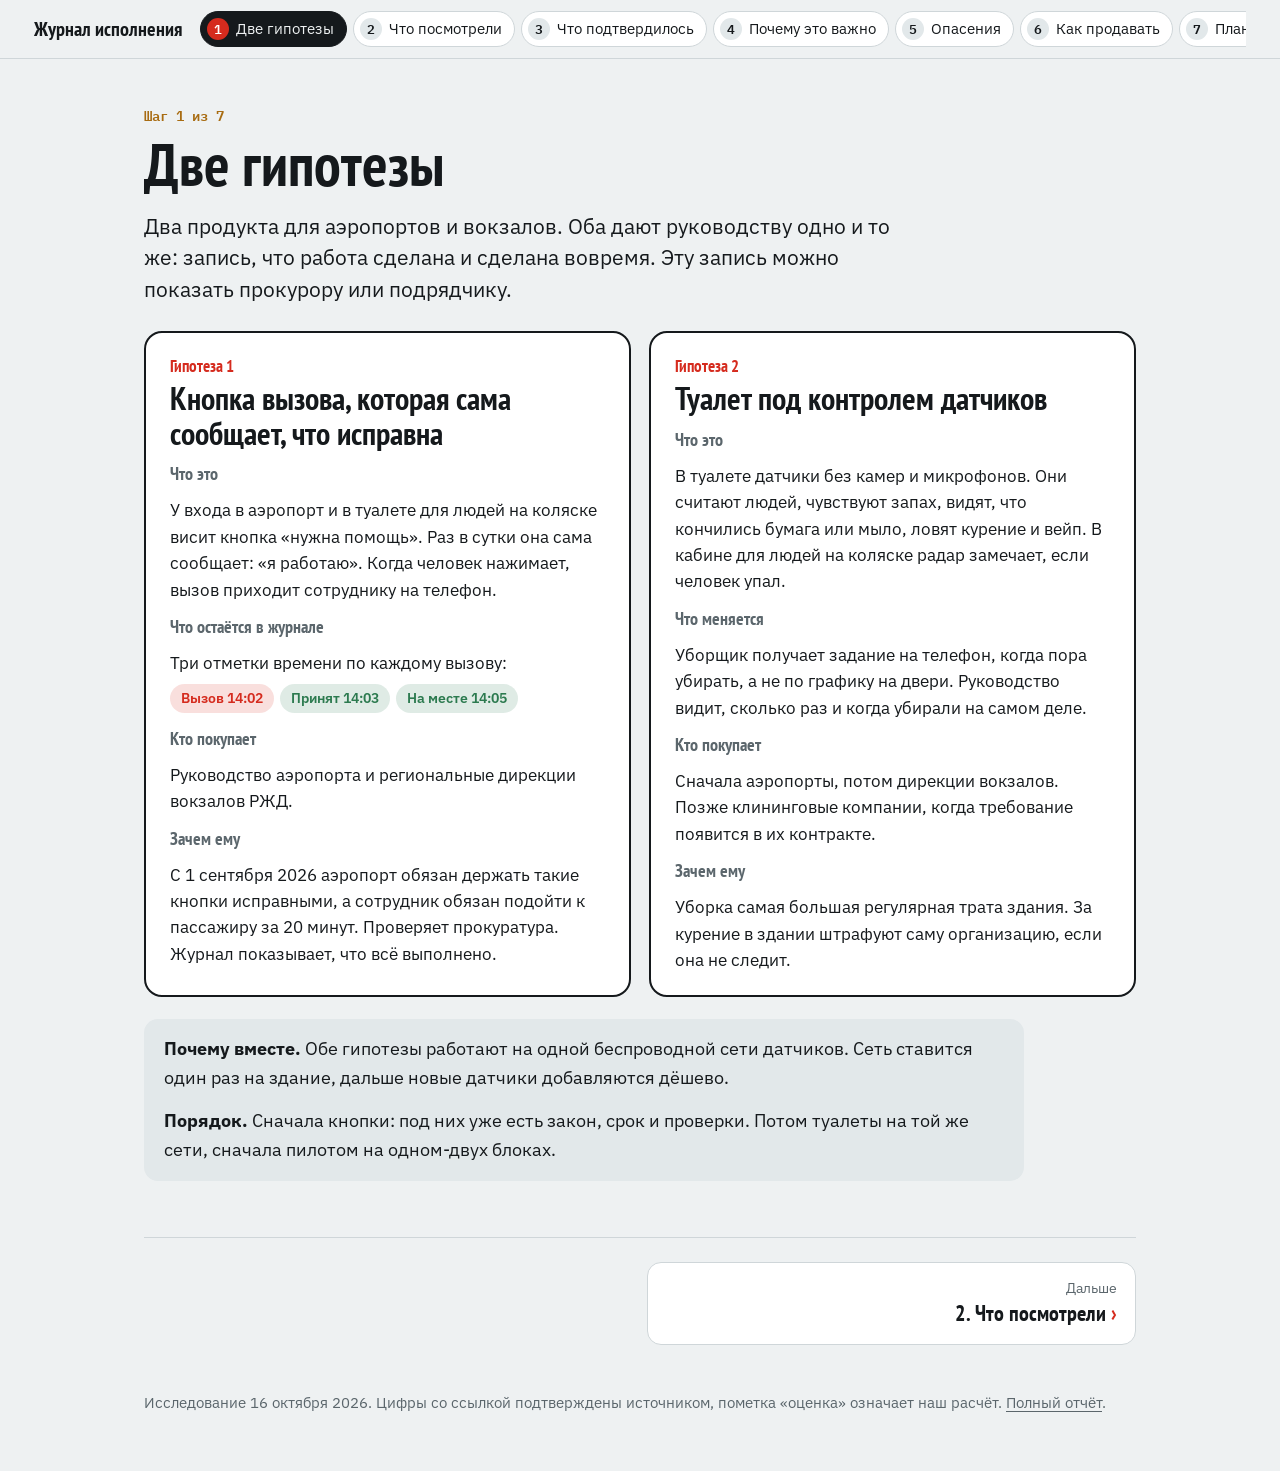
<file: index.html>
<!doctype html>
<html lang="ru">
<head>
<meta charset="utf-8">
<meta name="viewport" content="width=device-width, initial-scale=1">
<title>Журнал исполнения</title>
<meta name="description" content="Две идеи нового продукта для аэропортов и вокзалов: кнопка вызова помощи, которая доказывает, что работает, и туалет под контролем датчиков.">
<meta name="robots" content="noindex">
<meta property="og:title" content="Журнал исполнения: две гипотезы">
<meta property="og:description" content="Две идеи нового продукта для аэропортов и вокзалов: кнопка вызова помощи, которая доказывает, что работает, и туалет под контролем датчиков.">
<meta property="og:image" content="https://t2754445-debug.github.io/vokzal-b2g/og.png">
<meta property="og:image:width" content="1200">
<meta property="og:image:height" content="630">
<meta property="og:url" content="https://t2754445-debug.github.io/vokzal-b2g/">
<meta property="og:type" content="article">
<meta name="twitter:card" content="summary_large_image">
<link rel="preconnect" href="https://fonts.googleapis.com">
<link rel="preconnect" href="https://fonts.gstatic.com" crossorigin>
<link href="https://fonts.googleapis.com/css2?family=IBM+Plex+Mono:wght@500;600&family=PT+Sans+Narrow:wght@400;700&family=IBM+Plex+Sans:ital,wght@0,400;0,600;1,400&display=swap" rel="stylesheet">
<link rel="stylesheet" href="assets/site.css">
</head>
<body>
<header class="top"><div class="wrap"><a class="brand" href="index.html">Журнал исполнения</a><ol class="steps" aria-label="Шаги"><li><a href="index.html" aria-current="page"><b>1</b>Две гипотезы</a></li><li><a href="proverka.html"><b>2</b>Что посмотрели</a></li><li><a href="fakty.html"><b>3</b>Что подтвердилось</a></li><li><a href="vazhno.html"><b>4</b>Почему это важно</a></li><li><a href="opaseniya.html"><b>5</b>Опасения</a></li><li><a href="prodazhi.html"><b>6</b>Как продавать</a></li><li><a href="plan.html"><b>7</b>План</a></li></ol></div></header>
<main class="wrap">
<div class="kicker">Шаг 1 из 7</div>
<h1>Две гипотезы</h1>
<p class="lead">Два продукта для аэропортов и вокзалов. Оба дают руководству одно и то же: запись, что работа сделана и сделана вовремя. Эту запись можно показать прокурору или подрядчику.</p>

<div class="hyp">
  <article class="hcard">
    <div class="num">Гипотеза 1</div>
    <h2>Кнопка вызова, которая сама сообщает, что исправна</h2>
    <dl>
      <dt>Что это</dt>
      <dd>У входа в аэропорт и в туалете для людей на коляске висит кнопка «нужна помощь». Раз в сутки она сама сообщает: «я работаю». Когда человек нажимает, вызов приходит сотруднику на телефон.</dd>
      <dt>Что остаётся в журнале</dt>
      <dd>Три отметки времени по каждому вызову:
        <div class="flow" aria-label="Пример записи в журнале"><span class="a">Вызов 14:02</span><span class="o">Принят 14:03</span><span class="o">На месте 14:05</span></div>
      </dd>
      <dt>Кто покупает</dt>
      <dd>Руководство аэропорта и региональные дирекции вокзалов РЖД.</dd>
      <dt>Зачем ему</dt>
      <dd>С 1 сентября 2026 аэропорт обязан держать такие кнопки исправными, а сотрудник обязан подойти к пассажиру за 20 минут. Проверяет прокуратура. Журнал показывает, что всё выполнено.</dd>
    </dl>
  </article>
  <article class="hcard">
    <div class="num">Гипотеза 2</div>
    <h2>Туалет под контролем датчиков</h2>
    <dl>
      <dt>Что это</dt>
      <dd>В туалете датчики без камер и микрофонов. Они считают людей, чувствуют запах, видят, что кончились бумага или мыло, ловят курение и вейп. В кабине для людей на коляске радар замечает, если человек упал.</dd>
      <dt>Что меняется</dt>
      <dd>Уборщик получает задание на телефон, когда пора убирать, а не по графику на двери. Руководство видит, сколько раз и когда убирали на самом деле.</dd>
      <dt>Кто покупает</dt>
      <dd>Сначала аэропорты, потом дирекции вокзалов. Позже клининговые компании, когда требование появится в их контракте.</dd>
      <dt>Зачем ему</dt>
      <dd>Уборка самая большая регулярная трата здания. За курение в здании штрафуют саму организацию, если она не следит.</dd>
    </dl>
  </article>
</div>

<div class="note">
  <p><b>Почему вместе.</b> Обе гипотезы работают на одной беспроводной сети датчиков. Сеть ставится один раз на здание, дальше новые датчики добавляются дёшево.</p>
  <p style="margin:0"><b>Порядок.</b> Сначала кнопки: под них уже есть закон, срок и проверки. Потом туалеты на той же сети, сначала пилотом на одном-двух блоках.</p>
</div>
<nav class="pager" aria-label="Соседние шаги"><a class="next" rel="next" href="proverka.html"><span>Дальше</span><b>2. Что посмотрели</b></a></nav>
</main>
<footer class="foot wrap">Исследование 16 октября 2026. Цифры со ссылкой подтверждены источником, пометка «оценка» означает наш расчёт. <a href="https://github.com/t2754445-debug/vokzal-b2g/blob/main/otchet.md">Полный отчёт</a>.</footer>
<script src="assets/site.js"></script>
</body>
</html>
</file>
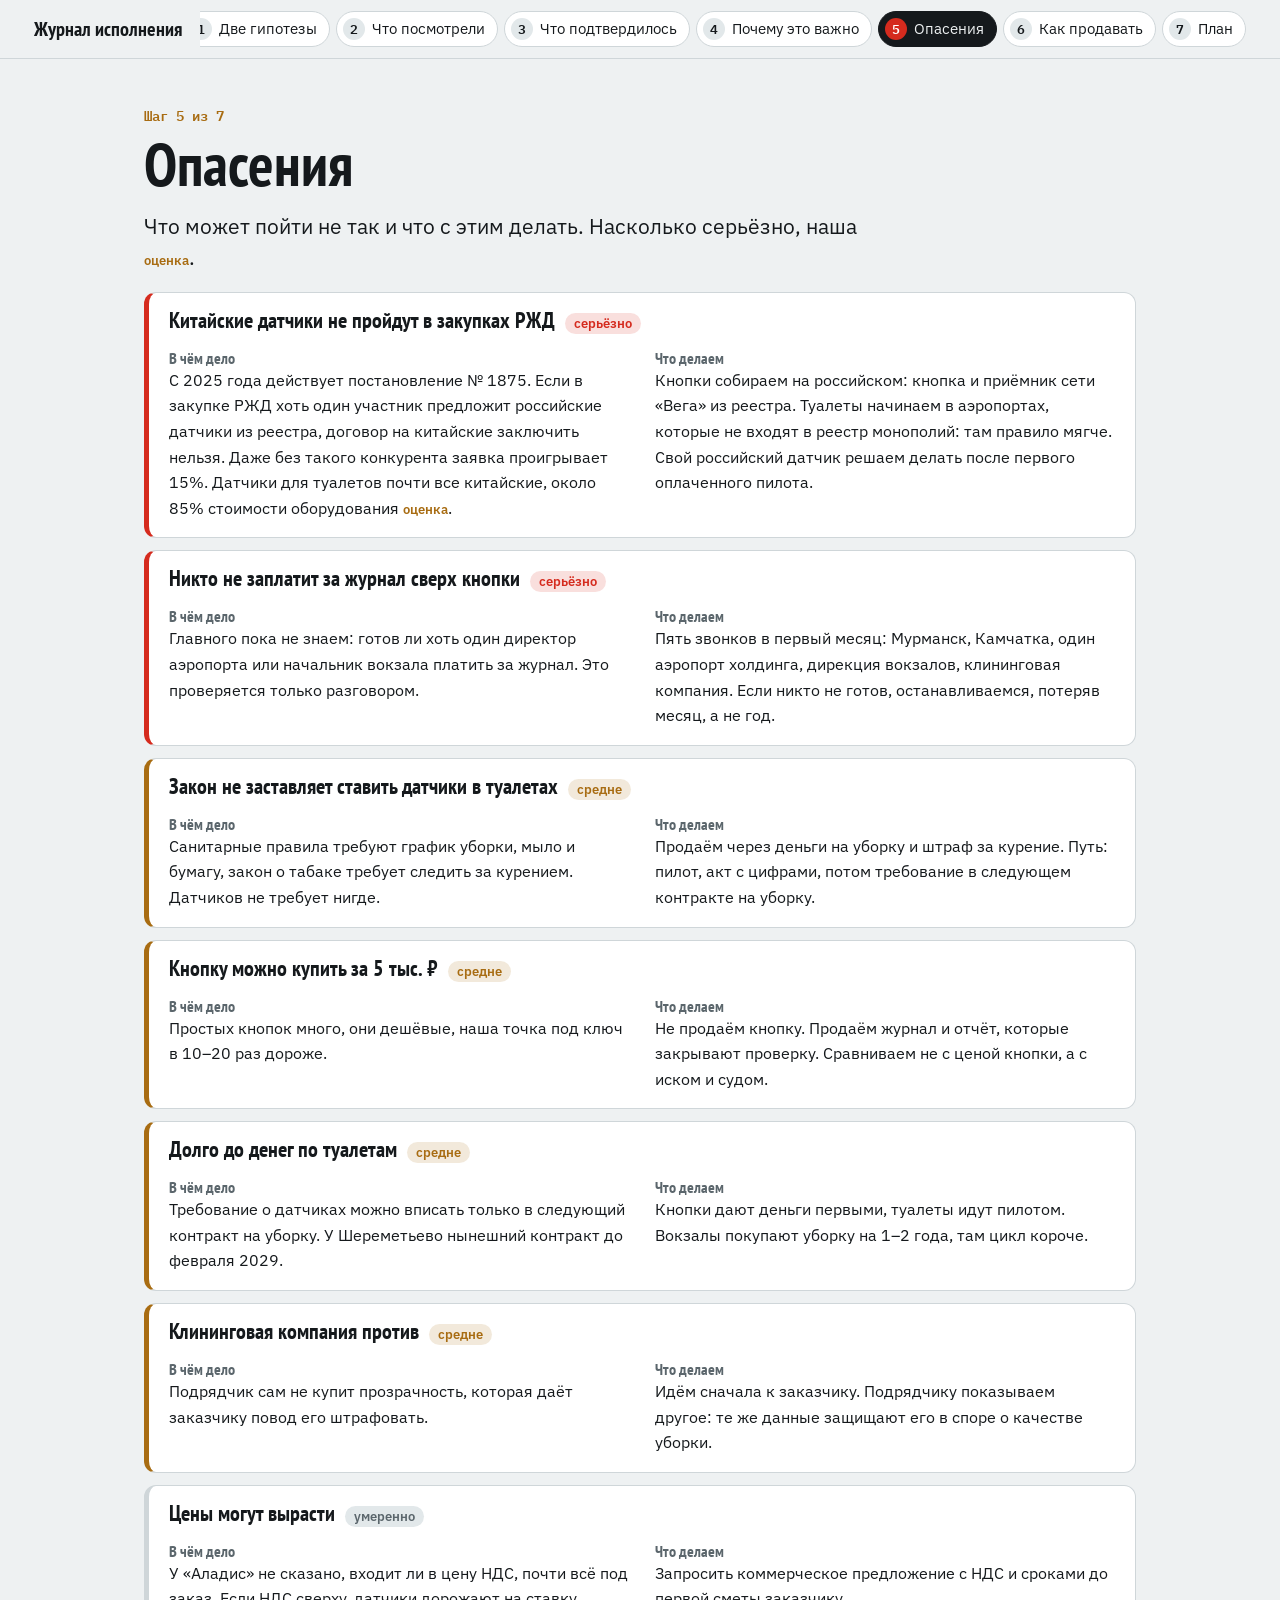
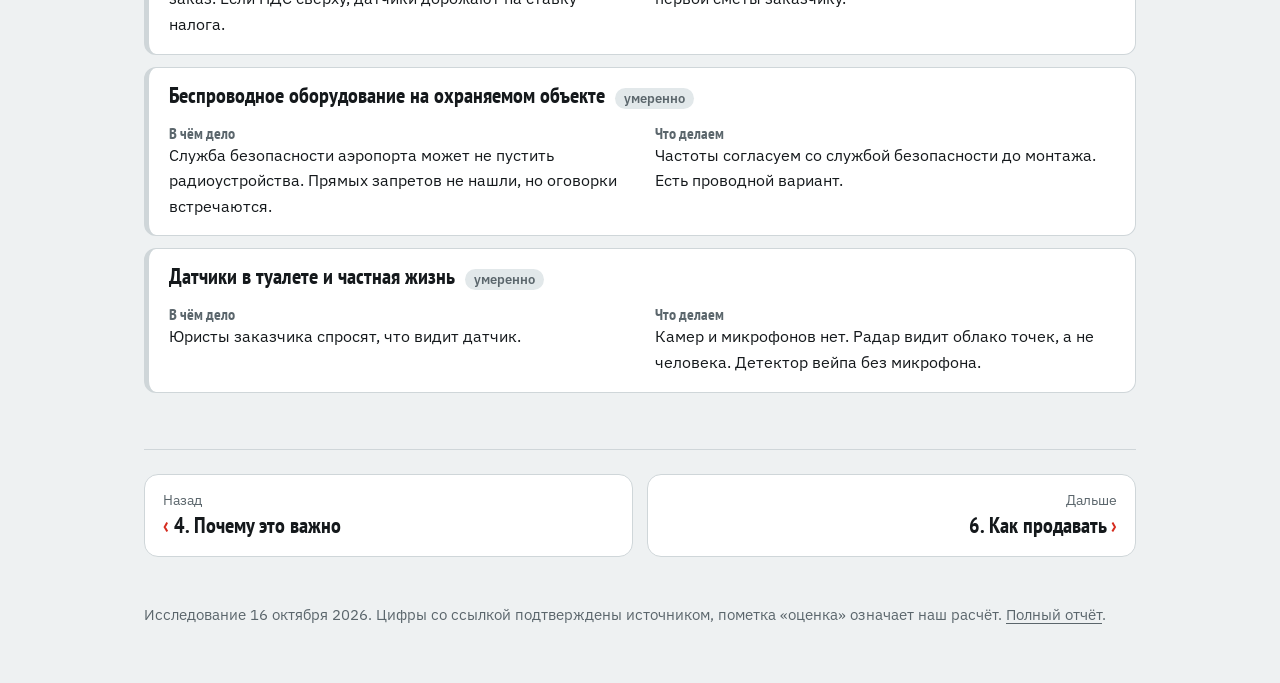
<file: opaseniya.html>
<!doctype html>
<html lang="ru">
<head>
<meta charset="utf-8">
<meta name="viewport" content="width=device-width, initial-scale=1">
<title>Опасения · Журнал исполнения</title>
<meta name="description" content="Что может пойти не так с двумя гипотезами и что с этим делать: импортные датчики в закупках РЖД, отсутствие закона на датчики, дешёвые кнопки и другое.">
<meta name="robots" content="noindex">
<meta property="og:title" content="Журнал исполнения: опасения">
<meta property="og:description" content="Что может пойти не так с двумя гипотезами и что с этим делать: импортные датчики в закупках РЖД, отсутствие закона на датчики, дешёвые кнопки и другое.">
<meta property="og:image" content="https://t2754445-debug.github.io/vokzal-b2g/og.png">
<meta property="og:image:width" content="1200">
<meta property="og:image:height" content="630">
<meta property="og:url" content="https://t2754445-debug.github.io/vokzal-b2g/opaseniya.html">
<meta property="og:type" content="article">
<meta name="twitter:card" content="summary_large_image">
<link rel="preconnect" href="https://fonts.googleapis.com">
<link rel="preconnect" href="https://fonts.gstatic.com" crossorigin>
<link href="https://fonts.googleapis.com/css2?family=IBM+Plex+Mono:wght@500;600&family=PT+Sans+Narrow:wght@400;700&family=IBM+Plex+Sans:ital,wght@0,400;0,600;1,400&display=swap" rel="stylesheet">
<link rel="stylesheet" href="assets/site.css">
</head>
<body>
<header class="top"><div class="wrap"><a class="brand" href="index.html">Журнал исполнения</a><ol class="steps" aria-label="Шаги"><li><a href="index.html"><b>1</b>Две гипотезы</a></li><li><a href="proverka.html"><b>2</b>Что посмотрели</a></li><li><a href="fakty.html"><b>3</b>Что подтвердилось</a></li><li><a href="vazhno.html"><b>4</b>Почему это важно</a></li><li><a href="opaseniya.html" aria-current="page"><b>5</b>Опасения</a></li><li><a href="prodazhi.html"><b>6</b>Как продавать</a></li><li><a href="plan.html"><b>7</b>План</a></li></ol></div></header>
<main class="wrap">
<div class="kicker">Шаг 5 из 7</div>
<h1>Опасения</h1>
<p class="lead">Что может пойти не так и что с этим делать. Насколько серьёзно, наша <span class="est">оценка</span>.</p>

<ul class="risks">
  <li class="hi">
    <h3>Китайские датчики не пройдут в закупках РЖД <em>серьёзно</em></h3>
    <p><b>В чём дело</b>С 2025 года действует постановление № 1875. Если в закупке РЖД хоть один участник предложит российские датчики из реестра, договор на китайские заключить нельзя. Даже без такого конкурента заявка проигрывает 15%. Датчики для туалетов почти все китайские, около 85% стоимости оборудования <span class="est">оценка</span>.</p>
    <p><b>Что делаем</b>Кнопки собираем на российском: кнопка и приёмник сети «Вега» из реестра. Туалеты начинаем в аэропортах, которые не входят в реестр монополий: там правило мягче. Свой российский датчик решаем делать после первого оплаченного пилота.</p>
  </li>
  <li class="hi">
    <h3>Никто не заплатит за журнал сверх кнопки <em>серьёзно</em></h3>
    <p><b>В чём дело</b>Главного пока не знаем: готов ли хоть один директор аэропорта или начальник вокзала платить за журнал. Это проверяется только разговором.</p>
    <p><b>Что делаем</b>Пять звонков в первый месяц: Мурманск, Камчатка, один аэропорт холдинга, дирекция вокзалов, клининговая компания. Если никто не готов, останавливаемся, потеряв месяц, а не год.</p>
  </li>
  <li class="mid">
    <h3>Закон не заставляет ставить датчики в туалетах <em>средне</em></h3>
    <p><b>В чём дело</b>Санитарные правила требуют график уборки, мыло и бумагу, закон о табаке требует следить за курением. Датчиков не требует нигде.</p>
    <p><b>Что делаем</b>Продаём через деньги на уборку и штраф за курение. Путь: пилот, акт с цифрами, потом требование в следующем контракте на уборку.</p>
  </li>
  <li class="mid">
    <h3>Кнопку можно купить за 5 тыс. ₽ <em>средне</em></h3>
    <p><b>В чём дело</b>Простых кнопок много, они дешёвые, наша точка под ключ в 10–20 раз дороже.</p>
    <p><b>Что делаем</b>Не продаём кнопку. Продаём журнал и отчёт, которые закрывают проверку. Сравниваем не с ценой кнопки, а с иском и судом.</p>
  </li>
  <li class="mid">
    <h3>Долго до денег по туалетам <em>средне</em></h3>
    <p><b>В чём дело</b>Требование о датчиках можно вписать только в следующий контракт на уборку. У Шереметьево нынешний контракт до февраля 2029.</p>
    <p><b>Что делаем</b>Кнопки дают деньги первыми, туалеты идут пилотом. Вокзалы покупают уборку на 1–2 года, там цикл короче.</p>
  </li>
  <li class="mid">
    <h3>Клининговая компания против <em>средне</em></h3>
    <p><b>В чём дело</b>Подрядчик сам не купит прозрачность, которая даёт заказчику повод его штрафовать.</p>
    <p><b>Что делаем</b>Идём сначала к заказчику. Подрядчику показываем другое: те же данные защищают его в споре о качестве уборки.</p>
  </li>
  <li>
    <h3>Цены могут вырасти <em>умеренно</em></h3>
    <p><b>В чём дело</b>У «Аладис» не сказано, входит ли в цену НДС, почти всё под заказ. Если НДС сверху, датчики дорожают на ставку налога.</p>
    <p><b>Что делаем</b>Запросить коммерческое предложение с НДС и сроками до первой сметы заказчику.</p>
  </li>
  <li>
    <h3>Беспроводное оборудование на охраняемом объекте <em>умеренно</em></h3>
    <p><b>В чём дело</b>Служба безопасности аэропорта может не пустить радиоустройства. Прямых запретов не нашли, но оговорки встречаются.</p>
    <p><b>Что делаем</b>Частоты согласуем со службой безопасности до монтажа. Есть проводной вариант.</p>
  </li>
  <li>
    <h3>Датчики в туалете и частная жизнь <em>умеренно</em></h3>
    <p><b>В чём дело</b>Юристы заказчика спросят, что видит датчик.</p>
    <p><b>Что делаем</b>Камер и микрофонов нет. Радар видит облако точек, а не человека. Детектор вейпа без микрофона.</p>
  </li>
</ul>
<nav class="pager" aria-label="Соседние шаги"><a class="prev" rel="prev" href="vazhno.html"><span>Назад</span><b>4. Почему это важно</b></a><a class="next" rel="next" href="prodazhi.html"><span>Дальше</span><b>6. Как продавать</b></a></nav>
</main>
<footer class="foot wrap">Исследование 16 октября 2026. Цифры со ссылкой подтверждены источником, пометка «оценка» означает наш расчёт. <a href="https://github.com/t2754445-debug/vokzal-b2g/blob/main/otchet.md">Полный отчёт</a>.</footer>
<script src="assets/site.js"></script>
</body>
</html>
</file>
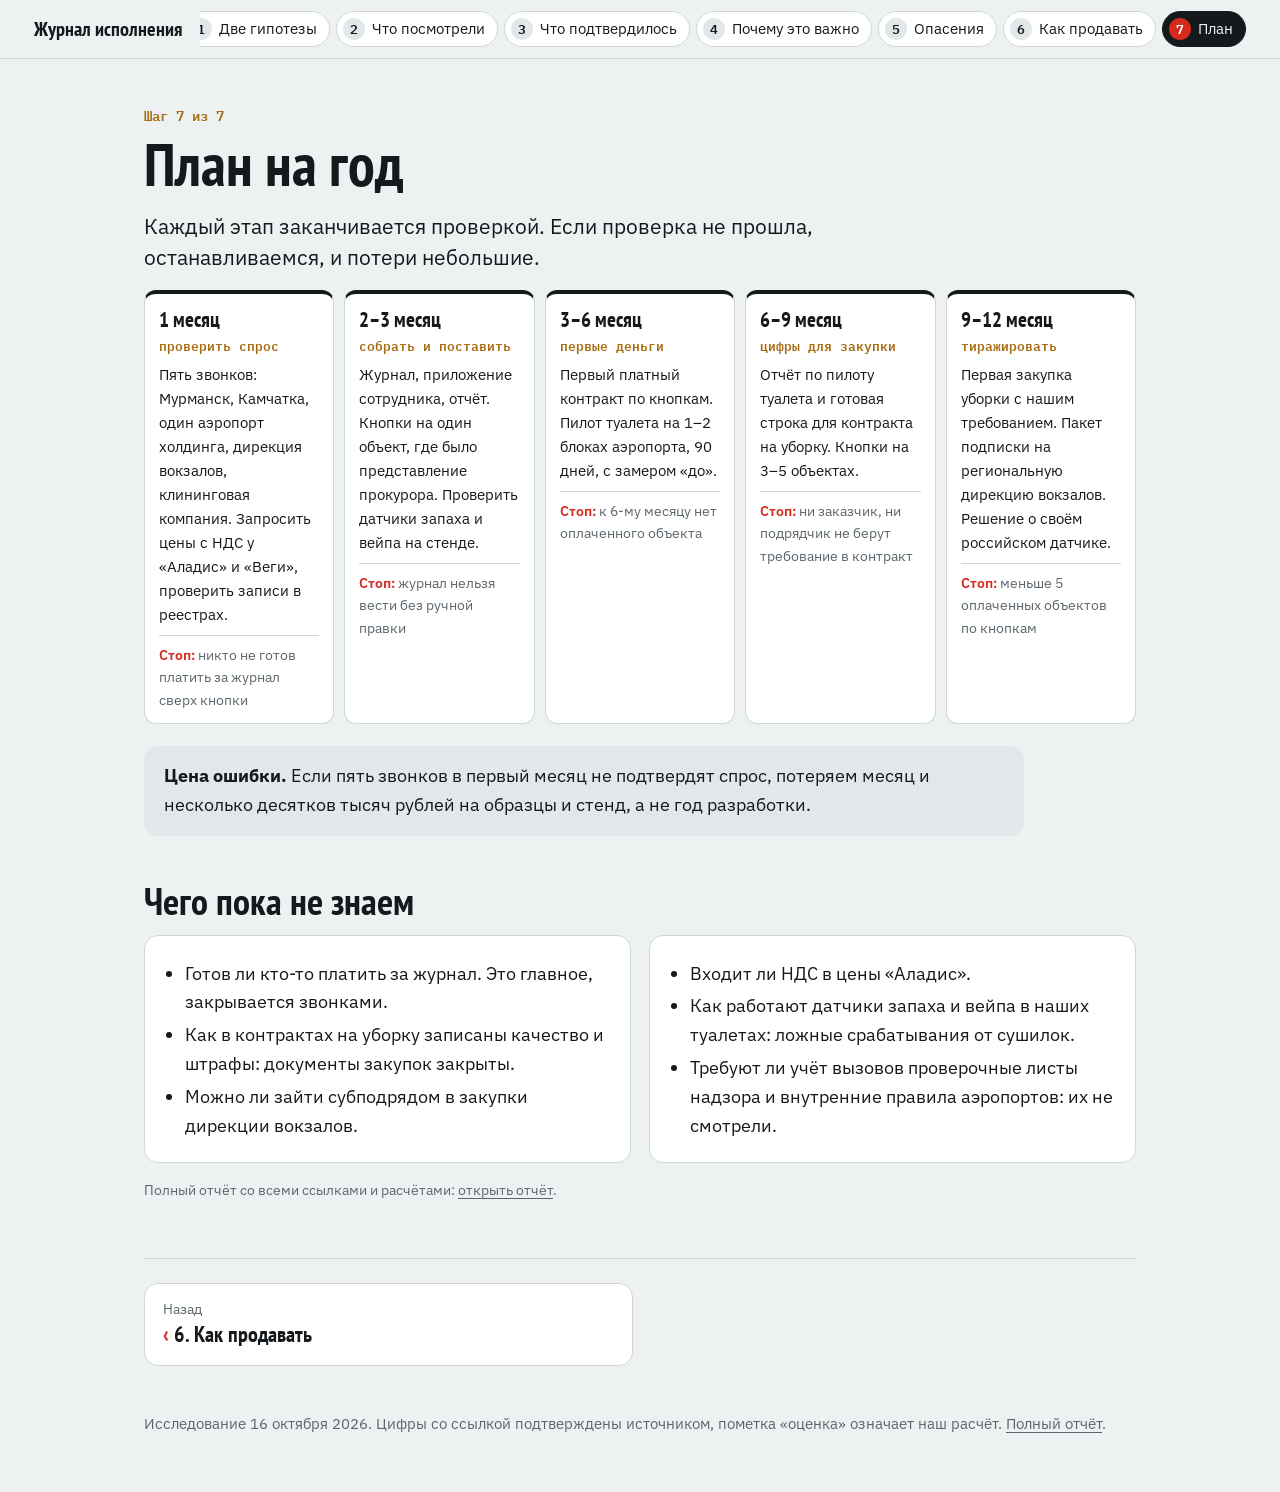
<file: plan.html>
<!doctype html>
<html lang="ru">
<head>
<meta charset="utf-8">
<meta name="viewport" content="width=device-width, initial-scale=1">
<title>План · Журнал исполнения</title>
<meta name="description" content="План на год по двум гипотезам с точками, где стоит остановиться, и список того, чего пока не знаем.">
<meta name="robots" content="noindex">
<meta property="og:title" content="Журнал исполнения: план">
<meta property="og:description" content="План на год по двум гипотезам с точками, где стоит остановиться, и список того, чего пока не знаем.">
<meta property="og:image" content="https://t2754445-debug.github.io/vokzal-b2g/og.png">
<meta property="og:image:width" content="1200">
<meta property="og:image:height" content="630">
<meta property="og:url" content="https://t2754445-debug.github.io/vokzal-b2g/plan.html">
<meta property="og:type" content="article">
<meta name="twitter:card" content="summary_large_image">
<link rel="preconnect" href="https://fonts.googleapis.com">
<link rel="preconnect" href="https://fonts.gstatic.com" crossorigin>
<link href="https://fonts.googleapis.com/css2?family=IBM+Plex+Mono:wght@500;600&family=PT+Sans+Narrow:wght@400;700&family=IBM+Plex+Sans:ital,wght@0,400;0,600;1,400&display=swap" rel="stylesheet">
<link rel="stylesheet" href="assets/site.css">
</head>
<body>
<header class="top"><div class="wrap"><a class="brand" href="index.html">Журнал исполнения</a><ol class="steps" aria-label="Шаги"><li><a href="index.html"><b>1</b>Две гипотезы</a></li><li><a href="proverka.html"><b>2</b>Что посмотрели</a></li><li><a href="fakty.html"><b>3</b>Что подтвердилось</a></li><li><a href="vazhno.html"><b>4</b>Почему это важно</a></li><li><a href="opaseniya.html"><b>5</b>Опасения</a></li><li><a href="prodazhi.html"><b>6</b>Как продавать</a></li><li><a href="plan.html" aria-current="page"><b>7</b>План</a></li></ol></div></header>
<main class="wrap">
<div class="kicker">Шаг 7 из 7</div>
<h1>План на год</h1>
<p class="lead">Каждый этап заканчивается проверкой. Если проверка не прошла, останавливаемся, и потери небольшие.</p>

<ol class="months">
  <li><b>1 месяц</b><span class="t">проверить спрос</span>Пять звонков: Мурманск, Камчатка, один аэропорт холдинга, дирекция вокзалов, клининговая компания. Запросить цены с НДС у «Аладис» и «Веги», проверить записи в реестрах.<span class="stop">никто не готов платить за журнал сверх кнопки</span></li>
  <li><b>2–3 месяц</b><span class="t">собрать и поставить</span>Журнал, приложение сотрудника, отчёт. Кнопки на один объект, где было представление прокурора. Проверить датчики запаха и вейпа на стенде.<span class="stop">журнал нельзя вести без ручной правки</span></li>
  <li><b>3–6 месяц</b><span class="t">первые деньги</span>Первый платный контракт по кнопкам. Пилот туалета на 1–2 блоках аэропорта, 90 дней, с замером «до».<span class="stop">к 6-му месяцу нет оплаченного объекта</span></li>
  <li><b>6–9 месяц</b><span class="t">цифры для закупки</span>Отчёт по пилоту туалета и готовая строка для контракта на уборку. Кнопки на 3–5 объектах.<span class="stop">ни заказчик, ни подрядчик не берут требование в контракт</span></li>
  <li><b>9–12 месяц</b><span class="t">тиражировать</span>Первая закупка уборки с нашим требованием. Пакет подписки на региональную дирекцию вокзалов. Решение о своём российском датчике.<span class="stop">меньше 5 оплаченных объектов по кнопкам</span></li>
</ol>

<div class="note"><p style="margin:0"><b>Цена ошибки.</b> Если пять звонков в первый месяц не подтвердят спрос, потеряем месяц и несколько десятков тысяч рублей на образцы и стенд, а не год разработки.</p></div>

<h2>Чего пока не знаем</h2>
<div class="split">
  <div class="box"><ul>
    <li>Готов ли кто-то платить за журнал. Это главное, закрывается звонками.</li>
    <li>Как в контрактах на уборку записаны качество и штрафы: документы закупок закрыты.</li>
    <li>Можно ли зайти субподрядом в закупки дирекции вокзалов.</li>
  </ul></div>
  <div class="box"><ul>
    <li>Входит ли НДС в цены «Аладис».</li>
    <li>Как работают датчики запаха и вейпа в наших туалетах: ложные срабатывания от сушилок.</li>
    <li>Требуют ли учёт вызовов проверочные листы надзора и внутренние правила аэропортов: их не смотрели.</li>
  </ul></div>
</div>
<p class="src" style="margin-top:16px">Полный отчёт со всеми ссылками и расчётами: <a href="https://github.com/t2754445-debug/vokzal-b2g/blob/main/otchet.md">открыть отчёт</a>.</p>
<nav class="pager" aria-label="Соседние шаги"><a class="prev" rel="prev" href="prodazhi.html"><span>Назад</span><b>6. Как продавать</b></a></nav>
</main>
<footer class="foot wrap">Исследование 16 октября 2026. Цифры со ссылкой подтверждены источником, пометка «оценка» означает наш расчёт. <a href="https://github.com/t2754445-debug/vokzal-b2g/blob/main/otchet.md">Полный отчёт</a>.</footer>
<script src="assets/site.js"></script>
</body>
</html>
</file>
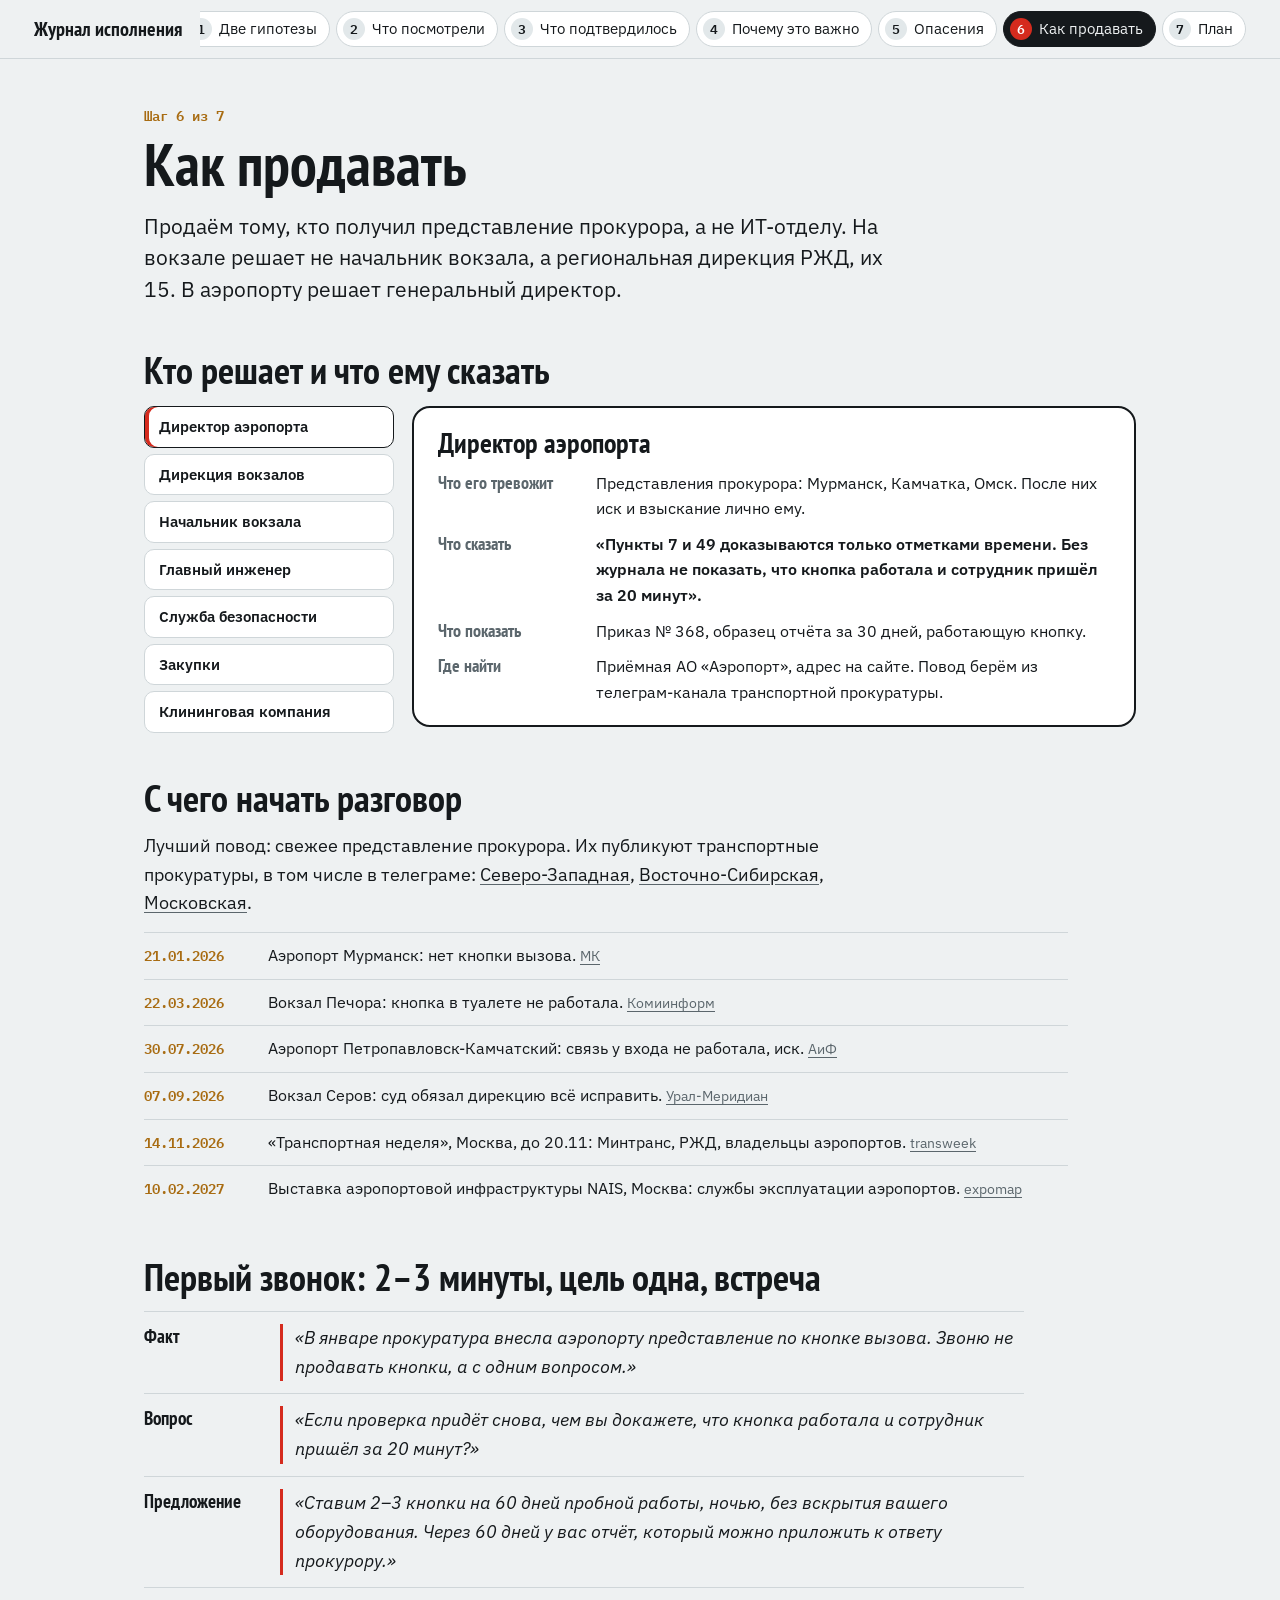
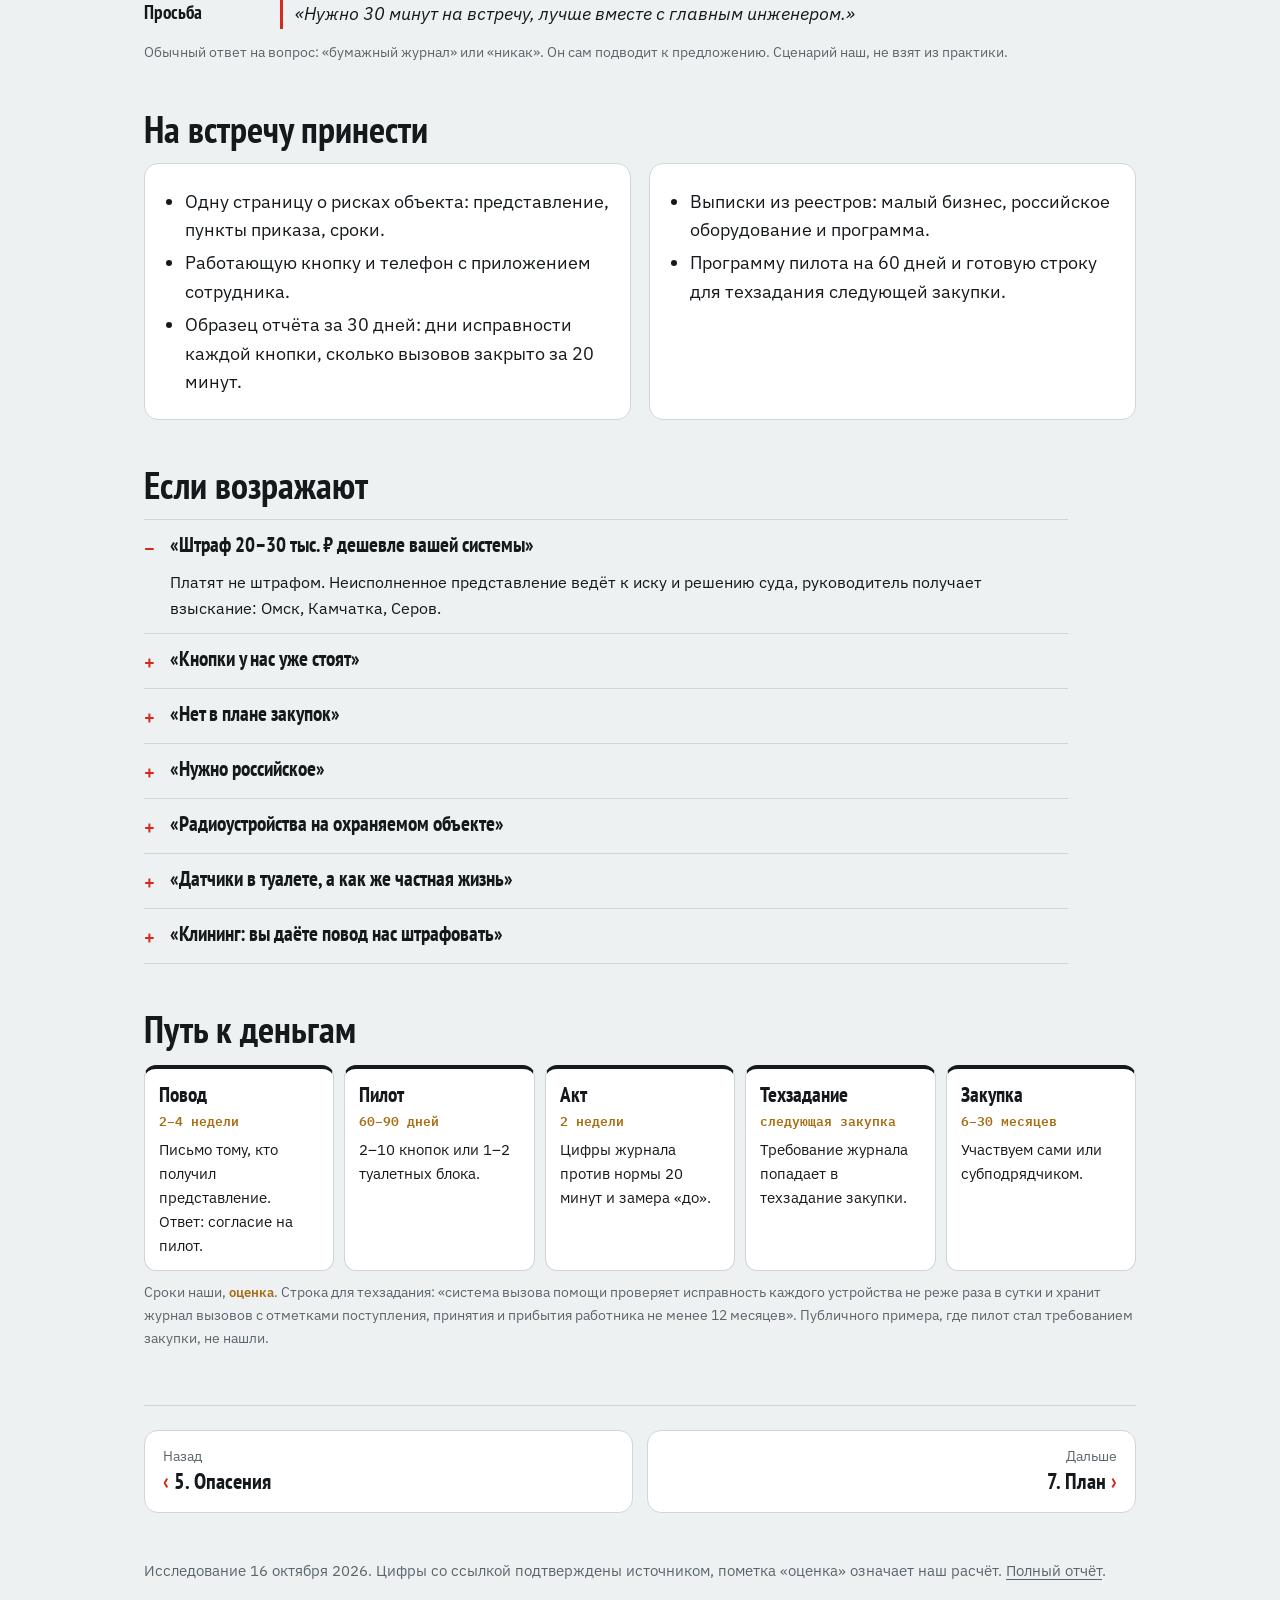
<file: prodazhi.html>
<!doctype html>
<html lang="ru">
<head>
<meta charset="utf-8">
<meta name="viewport" content="width=device-width, initial-scale=1">
<title>Как продавать · Журнал исполнения</title>
<meta name="description" content="Кто принимает решение в аэропорту и на вокзале, с чего начать разговор, что сказать на звонке и встрече, ответы на возражения.">
<meta name="robots" content="noindex">
<meta property="og:title" content="Журнал исполнения: как продавать">
<meta property="og:description" content="Кто принимает решение в аэропорту и на вокзале, с чего начать разговор, что сказать на звонке и встрече, ответы на возражения.">
<meta property="og:image" content="https://t2754445-debug.github.io/vokzal-b2g/og.png">
<meta property="og:image:width" content="1200">
<meta property="og:image:height" content="630">
<meta property="og:url" content="https://t2754445-debug.github.io/vokzal-b2g/prodazhi.html">
<meta property="og:type" content="article">
<meta name="twitter:card" content="summary_large_image">
<link rel="preconnect" href="https://fonts.googleapis.com">
<link rel="preconnect" href="https://fonts.gstatic.com" crossorigin>
<link href="https://fonts.googleapis.com/css2?family=IBM+Plex+Mono:wght@500;600&family=PT+Sans+Narrow:wght@400;700&family=IBM+Plex+Sans:ital,wght@0,400;0,600;1,400&display=swap" rel="stylesheet">
<link rel="stylesheet" href="assets/site.css">
</head>
<body>
<header class="top"><div class="wrap"><a class="brand" href="index.html">Журнал исполнения</a><ol class="steps" aria-label="Шаги"><li><a href="index.html"><b>1</b>Две гипотезы</a></li><li><a href="proverka.html"><b>2</b>Что посмотрели</a></li><li><a href="fakty.html"><b>3</b>Что подтвердилось</a></li><li><a href="vazhno.html"><b>4</b>Почему это важно</a></li><li><a href="opaseniya.html"><b>5</b>Опасения</a></li><li><a href="prodazhi.html" aria-current="page"><b>6</b>Как продавать</a></li><li><a href="plan.html"><b>7</b>План</a></li></ol></div></header>
<main class="wrap">
<div class="kicker">Шаг 6 из 7</div>
<h1>Как продавать</h1>
<p class="lead">Продаём тому, кто получил представление прокурора, а не ИТ-отделу. На вокзале решает не начальник вокзала, а региональная дирекция РЖД, их 15. В аэропорту решает генеральный директор.</p>

<h2>Кто решает и что ему сказать</h2>
<div class="roles">
  <div class="role-list" role="tablist" aria-label="Кто решает" aria-orientation="vertical">
    <button type="button" role="tab" aria-selected="true" aria-controls="r1">Директор аэропорта</button>
    <button type="button" role="tab" aria-selected="false" aria-controls="r2">Дирекция вокзалов</button>
    <button type="button" role="tab" aria-selected="false" aria-controls="r3">Начальник вокзала</button>
    <button type="button" role="tab" aria-selected="false" aria-controls="r4">Главный инженер</button>
    <button type="button" role="tab" aria-selected="false" aria-controls="r5">Служба безопасности</button>
    <button type="button" role="tab" aria-selected="false" aria-controls="r6">Закупки</button>
    <button type="button" role="tab" aria-selected="false" aria-controls="r7">Клининговая компания</button>
  </div>
  <div>
    <article class="role" role="tabpanel" id="r1"><h3>Директор аэропорта</h3><dl>
      <dt>Что его тревожит</dt><dd>Представления прокурора: Мурманск, Камчатка, Омск. После них иск и взыскание лично ему.</dd>
      <dt>Что сказать</dt><dd class="say">«Пункты 7 и 49 доказываются только отметками времени. Без журнала не показать, что кнопка работала и сотрудник пришёл за 20 минут».</dd>
      <dt>Что показать</dt><dd>Приказ № 368, образец отчёта за 30 дней, работающую кнопку.</dd>
      <dt>Где найти</dt><dd>Приёмная АО «Аэропорт», адрес на сайте. Повод берём из телеграм-канала транспортной прокуратуры.</dd></dl></article>
    <article class="role" role="tabpanel" id="r2" hidden><h3>Региональная дирекция вокзалов</h3><dl>
      <dt>Что её тревожит</dt><dd>Ей приходят представления и иски по всем вокзалам региона: Серов, Хабаровский край, Курск.</dd>
      <dt>Что сказать</dt><dd class="say">«Одна подписка на все вокзалы дирекции и один отчёт: какие кнопки работают, какие нет».</dd>
      <dt>Что показать</dt><dd>Список представлений по региону, долю доступных вокзалов 30,5%, закупку оснащения залов, куда журнал встаёт строкой.</dd>
      <dt>Где найти</dt><dd>Адреса 14 из 15 дирекций на <a href="https://dzvr.ru/about/structure/">dzvr.ru</a>.</dd></dl></article>
    <article class="role" role="tabpanel" id="r3" hidden><h3>Начальник вокзала</h3><dl>
      <dt>Что его тревожит</dt><dd>Проверка приходит к нему, а денег у него нет. Штраф лично ему 2–3 тыс. ₽.</dd>
      <dt>Что сказать</dt><dd class="say">«О сломанной кнопке вы узнаете раньше прокурора». Пример: Печора, март 2026.</dd>
      <dt>Что показать</dt><dd>Работающую кнопку и уведомление «кнопка не ответила».</dd>
      <dt>Где найти</dt><dd>Через дирекцию. Он союзник: даёт факты для письма наверх.</dd></dl></article>
    <article class="role" role="tabpanel" id="r4" hidden><h3>Главный инженер</h3><dl>
      <dt>Что его тревожит</dt><dd>Чужое оборудование в его шкафах и ежедневные проверки подъёмников для инвалидов.</dd>
      <dt>Что сказать</dt><dd class="say">«Ставим без вскрытия вашего оборудования, ночью. Проверка связи каждый день записывается сама».</dd>
      <dt>Что показать</dt><dd>Схему подключения и паспорт оборудования из реестра.</dd>
      <dt>Где найти</dt><dd>Его зовёт директор на встречу. Без его согласия монтаж не пройдёт.</dd></dl></article>
    <article class="role" role="tabpanel" id="r5" hidden><h3>Служба безопасности</h3><dl>
      <dt>Что её тревожит</dt><dd>Курение и вейп в туалетах, штраф организации 60–90 тыс. ₽. И любые радиоустройства на объекте.</dd>
      <dt>Что сказать</dt><dd class="say">«Журнал срабатываний показывает, что за курением следят. Датчик без камеры и без микрофона».</dd>
      <dt>Что показать</dt><dd>Описание детектора и частоты, на которых он работает.</dd>
      <dt>Где найти</dt><dd>Через директора. Частоты согласовать до монтажа.</dd></dl></article>
    <article class="role" role="tabpanel" id="r6" hidden><h3>Закупки</h3><dl>
      <dt>Что их тревожит</dt><dd>Правила: закупки у малого бизнеса, импортозамещение, отмена заявки из-за иностранного оборудования.</dd>
      <dt>Что сказать</dt><dd class="say">«Пилот до 20 млн ₽ проходит без большого конкурса через площадку для малого бизнеса».</dd>
      <dt>Что показать</dt><dd>Выписки из реестров: малый бизнес, российская продукция для приёмника сети, российское ПО.</dd>
      <dt>Где найти</dt><dd>Контакт указан в каждой закупке на портале госзакупок.</dd></dl></article>
    <article class="role" role="tabpanel" id="r7" hidden><h3>Клининговая компания</h3><dl>
      <dt>Что её тревожит</dt><dd>Споры о качестве уборки, претензии, риск потерять контракт.</dd>
      <dt>Что сказать</dt><dd class="say">«Объективный журнал защищает вас в споре о качестве и усиливает следующую заявку».</dd>
      <dt>Что показать</dt><dd>Образец отчёта: посещения, выходы уборщика, пустые дозаторы.</dd>
      <dt>Где найти</dt><dd>Выставка CleanExpo, Москва, 17–19 ноября 2026. Идём к ней вторыми, после заказчика.</dd></dl></article>
  </div>
</div>

<h2>С чего начать разговор</h2>
<p class="prose">Лучший повод: свежее представление прокурора. Их публикуют транспортные прокуратуры, в том числе в телеграме: <a href="https://t.me/s/sztproc">Северо-Западная</a>, <a href="https://t.me/s/vstproc">Восточно-Сибирская</a>, <a href="https://t.me/s/mmtproc">Московская</a>.</p>
<ol class="leads">
  <li><time>21.01.2026</time><span>Аэропорт Мурманск: нет кнопки вызова. <a class="src" href="https://murmansk.mk.ru/social/2026/01/21/aeroport-murmanska-okazalsya-nedostupen-dlya-malomobilnykh-passazhirov.html">МК</a></span></li>
  <li><time>22.03.2026</time><span>Вокзал Печора: кнопка в туалете не работала. <a class="src" href="https://komiinform.ru/news/293131">Комиинформ</a></span></li>
  <li><time>30.07.2026</time><span>Аэропорт Петропавловск-Камчатский: связь у входа не работала, иск. <a class="src" href="https://kamchatka.aif.ru/incidents/prokuratura-vyyavila-ryad-narusheniy-v-mezhdunarodnom-aeroportu-kamchatki">АиФ</a></span></li>
  <li><time>07.09.2026</time><span>Вокзал Серов: суд обязал дирекцию всё исправить. <a class="src" href="https://ural-meridian.ru/news/755993/">Урал-Меридиан</a></span></li>
  <li><time>14.11.2026</time><span>«Транспортная неделя», Москва, до 20.11: Минтранс, РЖД, владельцы аэропортов. <a class="src" href="https://2026.transweek.digital/ru/">transweek</a></span></li>
  <li><time>10.02.2027</time><span>Выставка аэропортовой инфраструктуры NAIS, Москва: службы эксплуатации аэропортов. <a class="src" href="https://expomap.ru/expo/nais/">expomap</a></span></li>
</ol>

<h2>Первый звонок: 2–3 минуты, цель одна, встреча</h2>
<ol class="script">
  <li><b>Факт</b><q>В январе прокуратура внесла аэропорту представление по кнопке вызова. Звоню не продавать кнопки, а с одним вопросом.</q></li>
  <li><b>Вопрос</b><q>Если проверка придёт снова, чем вы докажете, что кнопка работала и сотрудник пришёл за 20 минут?</q></li>
  <li><b>Предложение</b><q>Ставим 2–3 кнопки на 60 дней пробной работы, ночью, без вскрытия вашего оборудования. Через 60 дней у вас отчёт, который можно приложить к ответу прокурору.</q></li>
  <li><b>Просьба</b><q>Нужно 30 минут на встречу, лучше вместе с главным инженером.</q></li>
</ol>
<p class="src">Обычный ответ на вопрос: «бумажный журнал» или «никак». Он сам подводит к предложению. Сценарий наш, не взят из практики.</p>

<h2>На встречу принести</h2>
<div class="split">
  <div class="box"><ul>
    <li>Одну страницу о рисках объекта: представление, пункты приказа, сроки.</li>
    <li>Работающую кнопку и телефон с приложением сотрудника.</li>
    <li>Образец отчёта за 30 дней: дни исправности каждой кнопки, сколько вызовов закрыто за 20 минут.</li>
  </ul></div>
  <div class="box"><ul>
    <li>Выписки из реестров: малый бизнес, российское оборудование и программа.</li>
    <li>Программу пилота на 60 дней и готовую строку для техзадания следующей закупки.</li>
  </ul></div>
</div>

<h2>Если возражают</h2>
<div class="obj">
  <details open><summary>«Штраф 20–30 тыс. ₽ дешевле вашей системы»</summary><p>Платят не штрафом. Неисполненное представление ведёт к иску и решению суда, руководитель получает взыскание: Омск, Камчатка, Серов.</p></details>
  <details><summary>«Кнопки у нас уже стоят»</summary><p>Закон требует ещё исправность и 20 минут. Обычная кнопка молчит, пока её не нажмут: о севшей батарее узнают, когда человек не дождался помощи. В Печоре так и вышло.</p></details>
  <details><summary>«Нет в плане закупок»</summary><p>Пилот бесплатный или проходит через площадку для малого бизнеса. На вокзале журнал встаёт строкой в закупку оснащения залов.</p></details>
  <details><summary>«Нужно российское»</summary><p>Кнопка, приёмник сети и программа российские, из реестров. Датчики для туалетов пока китайские, и это говорим прямо.</p></details>
  <details><summary>«Радиоустройства на охраняемом объекте»</summary><p>Частоты согласуем со службой безопасности до монтажа. Есть проводной вариант.</p></details>
  <details><summary>«Датчики в туалете, а как же частная жизнь»</summary><p>Камер и микрофонов нет. Радар видит облако точек, а не человека.</p></details>
  <details><summary>«Клининг: вы даёте повод нас штрафовать»</summary><p>Те же данные защищают подрядчика, когда спорят о качестве уборки.</p></details>
</div>

<h2>Путь к деньгам</h2>
<ol class="path">
  <li><b>Повод</b><span class="t">2–4 недели</span>Письмо тому, кто получил представление. Ответ: согласие на пилот.</li>
  <li><b>Пилот</b><span class="t">60–90 дней</span>2–10 кнопок или 1–2 туалетных блока.</li>
  <li><b>Акт</b><span class="t">2 недели</span>Цифры журнала против нормы 20 минут и замера «до».</li>
  <li><b>Техзадание</b><span class="t">следующая закупка</span>Требование журнала попадает в техзадание закупки.</li>
  <li><b>Закупка</b><span class="t">6–30 месяцев</span>Участвуем сами или субподрядчиком.</li>
</ol>
<p class="src" style="margin-top:10px">Сроки наши, <span class="est">оценка</span>. Строка для техзадания: «система вызова помощи проверяет исправность каждого устройства не реже раза в сутки и хранит журнал вызовов с отметками поступления, принятия и прибытия работника не менее 12 месяцев». Публичного примера, где пилот стал требованием закупки, не нашли.</p>
<nav class="pager" aria-label="Соседние шаги"><a class="prev" rel="prev" href="opaseniya.html"><span>Назад</span><b>5. Опасения</b></a><a class="next" rel="next" href="plan.html"><span>Дальше</span><b>7. План</b></a></nav>
</main>
<footer class="foot wrap">Исследование 16 октября 2026. Цифры со ссылкой подтверждены источником, пометка «оценка» означает наш расчёт. <a href="https://github.com/t2754445-debug/vokzal-b2g/blob/main/otchet.md">Полный отчёт</a>.</footer>
<script src="assets/site.js"></script>
</body>
</html>
</file>
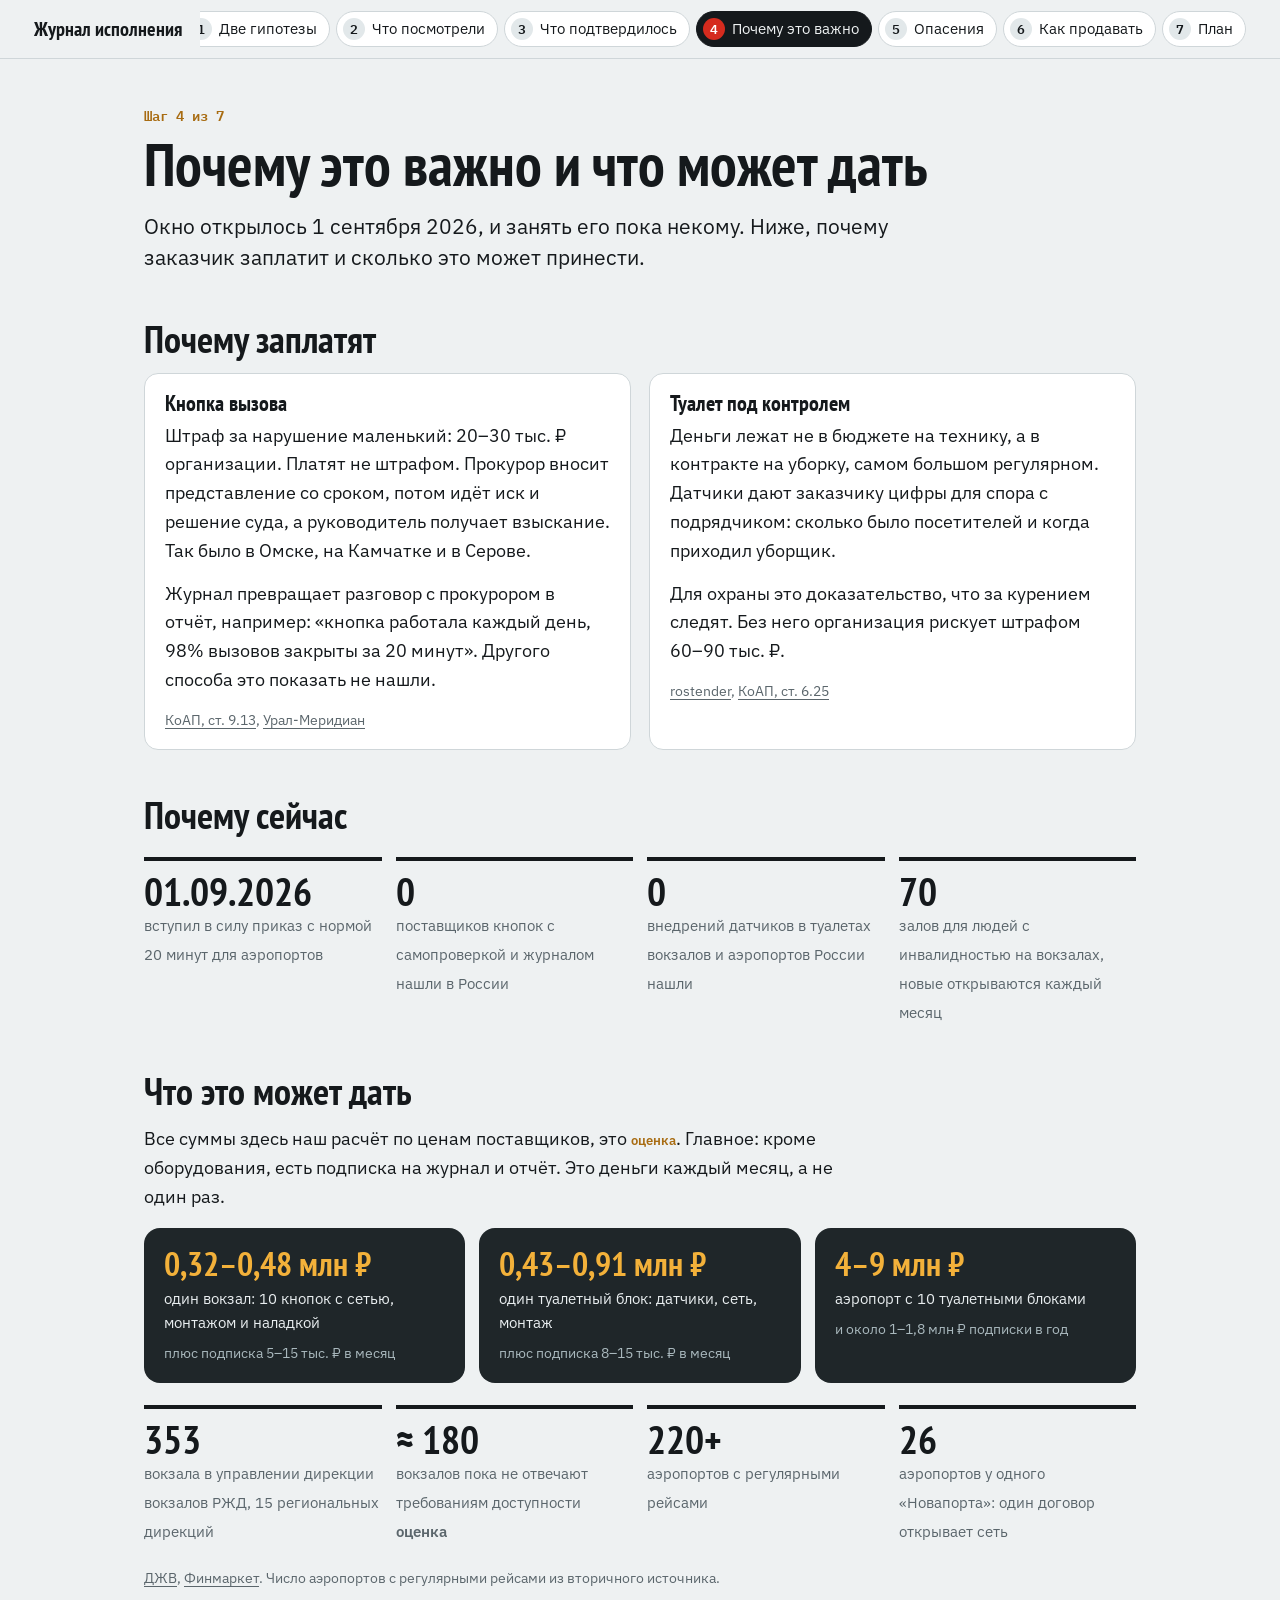
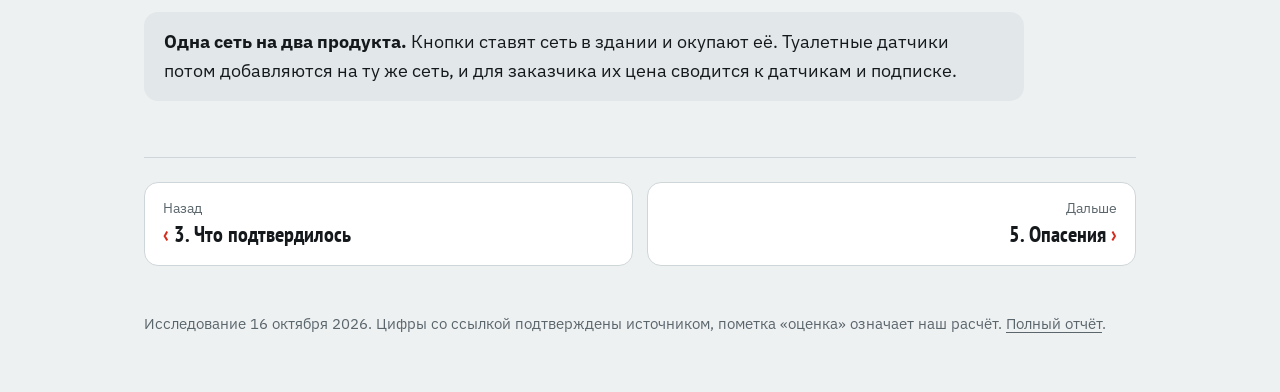
<file: vazhno.html>
<!doctype html>
<html lang="ru">
<head>
<meta charset="utf-8">
<meta name="viewport" content="width=device-width, initial-scale=1">
<title>Почему это важно · Журнал исполнения</title>
<meta name="description" content="Почему две гипотезы стоят проверки: срок по закону, пустой рынок, подписка вместо разовой продажи, и сколько это может принести.">
<meta name="robots" content="noindex">
<meta property="og:title" content="Журнал исполнения: почему это важно">
<meta property="og:description" content="Почему две гипотезы стоят проверки: срок по закону, пустой рынок, подписка вместо разовой продажи, и сколько это может принести.">
<meta property="og:image" content="https://t2754445-debug.github.io/vokzal-b2g/og.png">
<meta property="og:image:width" content="1200">
<meta property="og:image:height" content="630">
<meta property="og:url" content="https://t2754445-debug.github.io/vokzal-b2g/vazhno.html">
<meta property="og:type" content="article">
<meta name="twitter:card" content="summary_large_image">
<link rel="preconnect" href="https://fonts.googleapis.com">
<link rel="preconnect" href="https://fonts.gstatic.com" crossorigin>
<link href="https://fonts.googleapis.com/css2?family=IBM+Plex+Mono:wght@500;600&family=PT+Sans+Narrow:wght@400;700&family=IBM+Plex+Sans:ital,wght@0,400;0,600;1,400&display=swap" rel="stylesheet">
<link rel="stylesheet" href="assets/site.css">
</head>
<body>
<header class="top"><div class="wrap"><a class="brand" href="index.html">Журнал исполнения</a><ol class="steps" aria-label="Шаги"><li><a href="index.html"><b>1</b>Две гипотезы</a></li><li><a href="proverka.html"><b>2</b>Что посмотрели</a></li><li><a href="fakty.html"><b>3</b>Что подтвердилось</a></li><li><a href="vazhno.html" aria-current="page"><b>4</b>Почему это важно</a></li><li><a href="opaseniya.html"><b>5</b>Опасения</a></li><li><a href="prodazhi.html"><b>6</b>Как продавать</a></li><li><a href="plan.html"><b>7</b>План</a></li></ol></div></header>
<main class="wrap">
<div class="kicker">Шаг 4 из 7</div>
<h1>Почему это важно и что может дать</h1>
<p class="lead">Окно открылось 1 сентября 2026, и занять его пока некому. Ниже, почему заказчик заплатит и сколько это может принести.</p>

<h2>Почему заплатят</h2>
<div class="split">
  <div class="box">
    <h3>Кнопка вызова</h3>
    <p>Штраф за нарушение маленький: 20–30 тыс. ₽ организации. Платят не штрафом. Прокурор вносит представление со сроком, потом идёт иск и решение суда, а руководитель получает взыскание. Так было в Омске, на Камчатке и в Серове.</p>
    <p>Журнал превращает разговор с прокурором в отчёт, например: «кнопка работала каждый день, 98% вызовов закрыты за 20 минут». Другого способа это показать не нашли.</p>
    <p class="src"><a href="https://pravo.ppt.ru/kodeks/koap/st-9.13">КоАП, ст. 9.13</a>, <a href="https://ural-meridian.ru/news/755993/">Урал-Меридиан</a></p>
  </div>
  <div class="box">
    <h3>Туалет под контролем</h3>
    <p>Деньги лежат не в бюджете на технику, а в контракте на уборку, самом большом регулярном. Датчики дают заказчику цифры для спора с подрядчиком: сколько было посетителей и когда приходил уборщик.</p>
    <p>Для охраны это доказательство, что за курением следят. Без него организация рискует штрафом 60–90 тыс. ₽.</p>
    <p class="src"><a href="https://rostender.info/tender/88692692">rostender</a>, <a href="https://www.zakonrf.info/koap/6.25/">КоАП, ст. 6.25</a></p>
  </div>
</div>

<h2>Почему сейчас</h2>
<div class="tiles">
  <div><b>01.09.2026</b><span>вступил в силу приказ с нормой 20 минут для аэропортов</span></div>
  <div><b>0</b><span>поставщиков кнопок с самопроверкой и журналом нашли в России</span></div>
  <div><b>0</b><span>внедрений датчиков в туалетах вокзалов и аэропортов России нашли</span></div>
  <div><b>70</b><span>залов для людей с инвалидностью на вокзалах, новые открываются каждый месяц</span></div>
</div>

<h2>Что это может дать</h2>
<div class="prose"><p>Все суммы здесь наш расчёт по ценам поставщиков, это <span class="est">оценка</span>. Главное: кроме оборудования, есть подписка на журнал и отчёт. Это деньги каждый месяц, а не один раз.</p></div>
<div class="calc">
  <div><b>0,32–0,48 млн ₽</b><span>один вокзал: 10 кнопок с сетью, монтажом и наладкой</span><small>плюс подписка 5–15 тыс. ₽ в месяц</small></div>
  <div><b>0,43–0,91 млн ₽</b><span>один туалетный блок: датчики, сеть, монтаж</span><small>плюс подписка 8–15 тыс. ₽ в месяц</small></div>
  <div><b>4–9 млн ₽</b><span>аэропорт с 10 туалетными блоками</span><small>и около 1–1,8 млн ₽ подписки в год</small></div>
</div>
<div class="tiles" style="margin-top:22px">
  <div><b>353</b><span>вокзала в управлении дирекции вокзалов РЖД, 15 региональных дирекций</span></div>
  <div><b>≈ 180</b><span>вокзалов пока не отвечают требованиям доступности <span class="est">оценка</span></span></div>
  <div><b>220+</b><span>аэропортов с регулярными рейсами</span></div>
  <div><b>26</b><span>аэропортов у одного «Новапорта»: один договор открывает сеть</span></div>
</div>
<p class="src"><a href="https://dzvr.ru/about/">ДЖВ</a>, <a href="https://www.finmarket.ru/news/6368640">Финмаркет</a>. Число аэропортов с регулярными рейсами из вторичного источника.</p>

<div class="note"><p style="margin:0"><b>Одна сеть на два продукта.</b> Кнопки ставят сеть в здании и окупают её. Туалетные датчики потом добавляются на ту же сеть, и для заказчика их цена сводится к датчикам и подписке.</p></div>
<nav class="pager" aria-label="Соседние шаги"><a class="prev" rel="prev" href="fakty.html"><span>Назад</span><b>3. Что подтвердилось</b></a><a class="next" rel="next" href="opaseniya.html"><span>Дальше</span><b>5. Опасения</b></a></nav>
</main>
<footer class="foot wrap">Исследование 16 октября 2026. Цифры со ссылкой подтверждены источником, пометка «оценка» означает наш расчёт. <a href="https://github.com/t2754445-debug/vokzal-b2g/blob/main/otchet.md">Полный отчёт</a>.</footer>
<script src="assets/site.js"></script>
</body>
</html>
</file>
<file: assets/site.css>
:root{
  --paper:#eef1f2; --ink:#15191c; --mute:#5b666c; --line:#cfd6d9; --card:#ffffff;
  --signal:#d52b1e; --board:#1f2629; --board-line:#323b3f; --flap:#f3b13a; --flap-ink:#1f2629;
  --amber:#a86c12; --green:#2c7a4f; --tint:#e2e8ea;
  --c1:#2a78d6; --c2:#eb6834; --c3:#1baf7a;
}
@media (prefers-color-scheme:dark){:root:not([data-theme="light"]){
  --paper:#13181a; --ink:#e4eaec; --mute:#97a3a8; --line:#2d363a; --card:#1c2326;
  --signal:#ff5a4a; --board:#0d1113; --board-line:#263034; --flap:#f3b13a; --flap-ink:#13181a;
  --amber:#e9a640; --green:#5cc48a; --tint:#1b2225;
  --c1:#3987e5; --c2:#d95926; --c3:#199e70;
}}
:root[data-theme="dark"]{
  --paper:#13181a; --ink:#e4eaec; --mute:#97a3a8; --line:#2d363a; --card:#1c2326;
  --signal:#ff5a4a; --board:#0d1113; --board-line:#263034; --flap:#f3b13a; --flap-ink:#13181a;
  --amber:#e9a640; --green:#5cc48a; --tint:#1b2225;
  --c1:#3987e5; --c2:#d95926; --c3:#199e70;
}
*{box-sizing:border-box}
html{-webkit-text-size-adjust:100%}
body{margin:0;background:var(--paper);color:var(--ink);font:400 18px/1.6 "IBM Plex Sans",system-ui,sans-serif}
a{color:inherit;text-decoration-color:var(--mute);text-underline-offset:3px}
a:hover{text-decoration-color:var(--signal)}
:focus-visible{outline:3px solid var(--signal);outline-offset:2px}
.wrap{max-width:1040px;margin:0 auto;padding-left:24px;padding-right:24px}
h1,h2,h3{font-family:"PT Sans Narrow",sans-serif;font-weight:700;line-height:1.08;margin:0}
h1{font-size:clamp(40px,5vw,60px);margin:6px 0 14px}
h2{font-size:clamp(28px,3.4vw,38px);margin:44px 0 14px}
h3{font-size:23px;margin:0 0 6px}
p{margin:0 0 14px}
.lead{font-size:21px;line-height:1.5;max-width:36em;margin-bottom:8px}
.prose{max-width:66ch}
.mute{color:var(--mute)}
.src{font-size:14px;color:var(--mute)}
.src a{color:var(--mute)}
.est{font-size:13px;font-weight:600;color:var(--amber);white-space:nowrap}

/* шапка и шаги */
.top{position:sticky;top:0;z-index:5;background:var(--paper);border-bottom:1px solid var(--line)}
.top .wrap{display:flex;align-items:center;gap:18px;min-height:58px;max-width:1260px}
.brand{font:700 20px "PT Sans Narrow",sans-serif;text-decoration:none;white-space:nowrap}
.steps{display:flex;gap:6px;overflow-x:auto;scrollbar-width:none;list-style:none;margin:0;padding:10px 0;scroll-snap-type:x proximity}
.steps::-webkit-scrollbar{display:none}
.steps a{display:flex;align-items:center;gap:7px;white-space:nowrap;text-decoration:none;font-size:14.5px;border:1px solid var(--line);background:var(--card);border-radius:999px;padding:5px 12px 5px 6px;scroll-snap-align:start}
.steps a b{display:inline-grid;place-items:center;width:22px;height:22px;border-radius:50%;background:var(--tint);font:600 12.5px "IBM Plex Mono",monospace}
.steps a:hover{border-color:var(--ink)}
.steps a[aria-current="page"]{background:var(--ink);color:var(--paper);border-color:var(--ink)}
.steps a[aria-current="page"] b{background:var(--signal);color:#fff}
main{padding-top:44px;padding-bottom:20px}
.kicker{font:600 14px "IBM Plex Mono",monospace;color:var(--amber)}

/* пагинатор */
.pager{display:grid;grid-template-columns:1fr 1fr;gap:14px;margin:56px 0 0;padding:24px 0 0;border-top:1px solid var(--line)}
.pager a{display:block;text-decoration:none;border:1px solid var(--line);background:var(--card);border-radius:14px;padding:14px 18px}
.pager a:hover{border-color:var(--ink)}
.pager span{display:block;font-size:14px;color:var(--mute)}
.pager b{font:700 22px "PT Sans Narrow",sans-serif}
.pager .next{text-align:right;grid-column:2}
.pager .next b::after{content:" ›";color:var(--signal)}
.pager .prev b::before{content:"‹ ";color:var(--signal)}
.foot{padding-top:26px;padding-bottom:56px;color:var(--mute);font-size:15px}

/* гипотезы */
.hyp{display:grid;grid-template-columns:1fr 1fr;gap:18px;margin-top:26px}
.hcard{border:2px solid var(--ink);border-radius:18px;background:var(--card);padding:22px 24px}
.hcard .num{font:700 17px "PT Sans Narrow",sans-serif;color:var(--signal)}
.hcard h2{margin:4px 0 12px;font-size:32px}
.hcard dl{margin:0;display:grid;gap:12px}
.hcard dt{font:700 18px "PT Sans Narrow",sans-serif;color:var(--mute)}
.hcard dd{margin:0;font-size:16.5px}
.flow{display:flex;flex-wrap:wrap;gap:6px;margin:8px 0 2px}
.flow span{font-size:14px;font-weight:600;border-radius:999px;padding:3px 11px}
.flow .a{background:color-mix(in srgb,var(--signal) 15%,transparent);color:var(--signal)}
.flow .o{background:color-mix(in srgb,var(--green) 15%,transparent);color:var(--green)}
.note{background:var(--tint);border-radius:14px;padding:16px 20px;margin:22px 0 0;max-width:80ch}

/* плитки и карточки фактов */
.tiles{display:grid;grid-template-columns:repeat(4,minmax(0,1fr));gap:14px;margin:22px 0}
.tiles div{border-top:4px solid var(--ink);padding-top:10px}
.tiles b{display:block;font:700 40px/1 "PT Sans Narrow",sans-serif}
.tiles span{font-size:15px;color:var(--mute)}
.facts{list-style:none;margin:16px 0 0;padding:0;display:grid;gap:12px}
.facts li{display:grid;grid-template-columns:170px minmax(0,1fr);gap:18px;background:var(--card);border:1px solid var(--line);border-radius:14px;padding:16px 20px}
.facts li>b{font:700 26px/1.1 "PT Sans Narrow",sans-serif}
.facts li p{margin:0;font-size:16.5px}
.facts li p+p{margin-top:6px}
.split{display:grid;grid-template-columns:1fr 1fr;gap:18px}
.box{background:var(--card);border:1px solid var(--line);border-radius:14px;padding:18px 20px}
.box h3{font-size:22px}
.box p:last-child{margin-bottom:0}
.box ul{margin:6px 0 0;padding-left:20px}
.box li{margin:4px 0}

/* матрица */
.hm-wrap{overflow-x:auto;border:1px solid var(--line);border-radius:12px;background:var(--card);margin-top:16px}
table{border-collapse:collapse;width:100%;font-size:15.5px}
th,td{text-align:left;vertical-align:top;padding:10px 14px;border-bottom:1px solid var(--line)}
tr:last-child td{border-bottom:0}
th{font:700 15.5px "PT Sans Narrow",sans-serif;color:var(--mute);background:var(--tint)}
td.num{font-variant-numeric:tabular-nums;white-space:nowrap}
.hm{min-width:620px}
.hm td:first-child{font-weight:600;min-width:200px}
.hm td.sc{text-align:center;padding:0;width:13%}
.hm td.sc button{width:100%;min-height:46px;border:0;background:transparent;color:inherit;font:700 22px "PT Sans Narrow",sans-serif;cursor:pointer}
.hm td.sc button[aria-pressed="true"]{outline:3px solid var(--signal);outline-offset:-3px}
.hm .s1{background:color-mix(in srgb,var(--ink) 6%,var(--card))}
.hm .s2{background:color-mix(in srgb,var(--ink) 16%,var(--card))}
.hm .s3{background:color-mix(in srgb,var(--ink) 30%,var(--card))}
.hm .s4{background:color-mix(in srgb,var(--ink) 58%,var(--card));color:var(--paper)}
.hm .s5{background:color-mix(in srgb,var(--ink) 82%,var(--card));color:var(--paper)}
.hm td.sum{font:700 24px "PT Sans Narrow",sans-serif;text-align:center}
.hm tr.win td:first-child{box-shadow:inset 4px 0 0 var(--signal)}
.why{margin:12px 0 0;padding:14px 18px;border-left:4px solid var(--signal);background:var(--tint);border-radius:0 12px 12px 0;max-width:80ch;font-size:16px;min-height:56px}
.why b{font-family:"PT Sans Narrow",sans-serif;font-size:18px}
.drop{display:grid;grid-template-columns:repeat(3,minmax(0,1fr));gap:14px;margin-top:16px}
.drop div{border:1px solid var(--line);border-radius:14px;padding:14px 16px;background:var(--card)}
.drop s{font:700 20px "PT Sans Narrow",sans-serif;text-decoration-color:var(--signal);text-decoration-thickness:3px;display:block;margin-bottom:4px}
.drop p{margin:0;font-size:15.5px;color:var(--mute)}

/* графики */
.chartbox{position:relative;height:320px;margin:14px 0 6px;background:var(--card);border:1px solid var(--line);border-radius:14px;padding:12px 14px 8px}
.legend{display:flex;flex-wrap:wrap;gap:6px 18px;font-size:14px;color:var(--mute);margin:8px 0 0;padding:0;list-style:none}
.legend i{display:inline-block;width:12px;height:12px;border-radius:3px;margin-right:6px;vertical-align:-1px}
.seg{display:flex;flex-wrap:wrap;gap:6px;margin:12px 0 0}
.seg button{font:600 14px/1.2 "IBM Plex Sans",sans-serif;border:1px solid var(--line);background:var(--card);color:var(--ink);border-radius:999px;padding:7px 14px;cursor:pointer}
.seg button:hover{border-color:var(--ink)}
.seg button[aria-selected="true"]{background:var(--ink);color:var(--paper);border-color:var(--ink)}
.duo{display:grid;grid-template-columns:1fr 1fr;gap:18px}
.duo .chartbox{height:260px}

/* конкуренты */
.tbl{overflow-x:auto;margin:14px 0;border:1px solid var(--line);border-radius:12px;background:var(--card)}
.cap{display:inline-block;font-size:13px;font-weight:600;border-radius:999px;padding:2px 9px;white-space:nowrap}
.cap.y{background:color-mix(in srgb,var(--green) 18%,transparent);color:var(--green)}
.cap.p{background:color-mix(in srgb,var(--amber) 18%,transparent);color:var(--amber)}
.cap.n{background:var(--tint);color:var(--mute)}
tr.ours td{background:color-mix(in srgb,var(--signal) 7%,var(--card))}
tr.ours td:first-child{box-shadow:inset 4px 0 0 var(--signal)}

/* деньги */
.calc{display:grid;grid-template-columns:repeat(3,minmax(0,1fr));gap:14px;margin-top:16px}
.calc div{background:var(--board);color:#e9eef0;border-radius:16px;padding:18px 20px}
.calc b{display:block;font:700 34px/1.05 "PT Sans Narrow",sans-serif;color:var(--flap)}
.calc span{display:block;font-size:15px;margin-top:6px}
.calc small{display:block;color:#a9b8bd;font-size:13.5px;margin-top:8px}

/* опасения */
.risks{list-style:none;margin:18px 0 0;padding:0;display:grid;gap:12px}
.risks li{background:var(--card);border:1px solid var(--line);border-left:5px solid var(--line);border-radius:12px;padding:16px 20px;display:grid;grid-template-columns:minmax(0,1fr) minmax(0,1fr);gap:8px 26px}
.risks li.hi{border-left-color:var(--signal)}
.risks li.mid{border-left-color:var(--amber)}
.risks h3{grid-column:1/-1;font-size:22px;display:flex;flex-wrap:wrap;gap:10px;align-items:baseline}
.risks h3 em{font:600 13px "IBM Plex Sans",sans-serif;font-style:normal;border-radius:999px;padding:2px 9px;background:var(--tint);color:var(--mute)}
.risks li.hi h3 em{background:color-mix(in srgb,var(--signal) 15%,transparent);color:var(--signal)}
.risks li.mid h3 em{background:color-mix(in srgb,var(--amber) 15%,transparent);color:var(--amber)}
.risks p{margin:0;font-size:16px}
.risks p b{display:block;font:700 16px "PT Sans Narrow",sans-serif;color:var(--mute)}

/* продажи */
.roles{display:grid;grid-template-columns:250px minmax(0,1fr);gap:18px;margin-top:16px;align-items:start}
.role-list{display:flex;flex-direction:column;gap:6px}
.role-list button{text-align:left;font:600 15px/1.3 "IBM Plex Sans",sans-serif;padding:10px 14px;border-radius:10px;border:1px solid var(--line);background:var(--card);color:var(--ink);cursor:pointer}
.role-list button:hover{border-color:var(--ink)}
.role-list button[aria-selected="true"]{border-color:var(--ink);box-shadow:inset 4px 0 0 var(--signal)}
.role{border:2px solid var(--ink);border-radius:18px;background:var(--card);padding:20px 24px}
.role h3{font-size:28px}
.role dl{display:grid;grid-template-columns:140px minmax(0,1fr);gap:10px 18px;margin:12px 0 0}
.role dt{font:700 18px "PT Sans Narrow",sans-serif;color:var(--mute)}
.role dd{margin:0;font-size:16px}
.role dd.say{font-weight:600}
.print-all .role{display:block!important;margin-bottom:12px}
.script{list-style:none;margin:14px 0 0;padding:0;max-width:80ch}
.script li{display:grid;grid-template-columns:120px minmax(0,1fr);gap:16px;padding:12px 0;border-top:1px solid var(--line)}
.script li b{font:700 19px "PT Sans Narrow",sans-serif}
.script q{display:block;font-style:italic;border-left:3px solid var(--signal);padding-left:12px;quotes:"«" "»"}
.obj{margin-top:12px;max-width:84ch}
.obj details{border-top:1px solid var(--line);padding:12px 0}
.obj details:last-child{border-bottom:1px solid var(--line)}
.obj summary{font:700 21px/1.2 "PT Sans Narrow",sans-serif;cursor:pointer;list-style:none;display:flex;gap:12px}
.obj summary::-webkit-details-marker{display:none}
.obj summary::before{content:"+";font:600 18px "IBM Plex Mono",monospace;color:var(--signal);width:14px;flex:none}
.obj details[open] summary::before{content:"−"}
.obj p{margin:8px 0 0 26px;font-size:16px}
.leads{list-style:none;margin:12px 0 0;padding:0;max-width:84ch}
.leads li{display:grid;grid-template-columns:110px minmax(0,1fr);gap:14px;padding:10px 0;border-top:1px solid var(--line);font-size:16px}
.leads time{font:600 14px "IBM Plex Mono",monospace;color:var(--amber)}
.path,.months{list-style:none;margin:16px 0 0;padding:0;display:grid;grid-template-columns:repeat(5,minmax(0,1fr));gap:10px}
.path li,.months li{background:var(--card);border:1px solid var(--line);border-top:4px solid var(--ink);border-radius:12px;padding:12px 14px;font-size:15px}
.path li b,.months li b{display:block;font:700 21px "PT Sans Narrow",sans-serif}
.path .t,.months .t{display:block;font:600 13px "IBM Plex Mono",monospace;color:var(--amber);margin:2px 0 6px}
.months li .stop{display:block;margin-top:8px;padding-top:8px;border-top:1px solid var(--line);color:var(--mute);font-size:14px}
.months li .stop::before{content:"Стоп: ";font-weight:600;color:var(--signal)}

@media (max-width:900px){
  .hyp,.split,.duo{grid-template-columns:1fr}
  .tiles{grid-template-columns:1fr 1fr}
  .drop,.calc{grid-template-columns:1fr}
  .facts li{grid-template-columns:1fr;gap:4px}
  .risks li{grid-template-columns:1fr}
  .roles{grid-template-columns:1fr}
  .role-list{flex-direction:row;flex-wrap:wrap}
  .role-list button{padding:8px 12px;font-size:14px}
  .path,.months{grid-template-columns:1fr}
}
@media (max-width:1180px){.brand{display:none}}
@media (max-width:640px){
  .wrap{padding-left:16px;padding-right:16px}
  body{font-size:17px}
  .lead{font-size:19px}
  .brand{display:none}
  .pager{grid-template-columns:1fr}
  .pager .next{grid-column:1}
  .role dl{grid-template-columns:1fr;gap:2px}
  .role dd{margin-bottom:8px}
  .script li,.leads li{grid-template-columns:1fr;gap:4px}
  .chartbox{padding:10px 8px 6px}
  .tbl table.cards{min-width:0}
  table.cards thead{display:none}
  table.cards tr{display:block;border-bottom:1px solid var(--line);padding:12px 14px}
  table.cards tr:last-child{border-bottom:0}
  table.cards td{display:block;border:0;padding:3px 0}
  table.cards td[data-l]:not(:first-child)::before{content:attr(data-l);display:block;font:700 14px "PT Sans Narrow",sans-serif;color:var(--mute);margin-top:4px}
  tr.ours{box-shadow:inset 4px 0 0 var(--signal)}
  tr.ours td:first-child{box-shadow:none}
}
@media (prefers-reduced-motion:reduce){*{animation:none!important;transition:none!important}}
</file>
